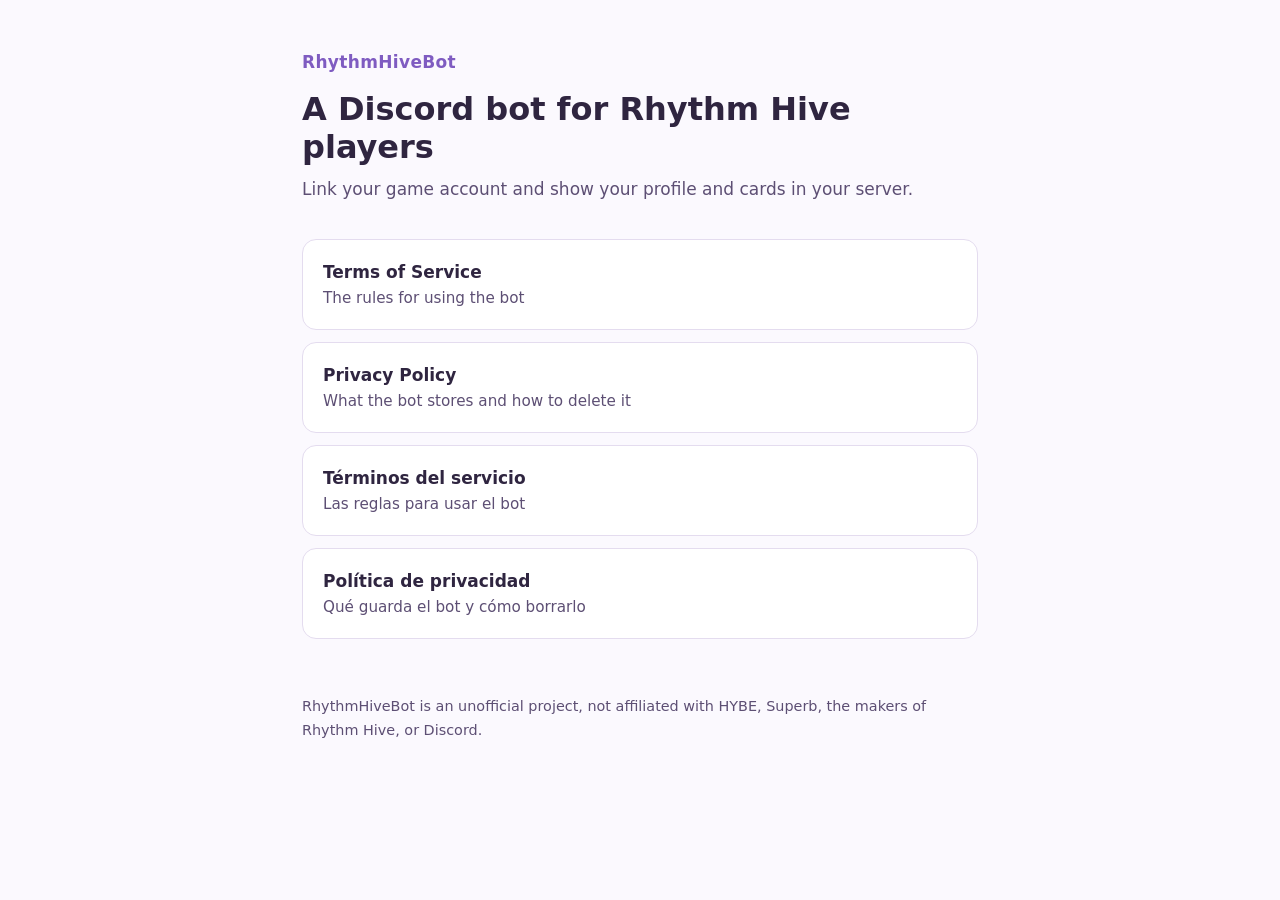
<file: index.html>
<!doctype html>
<html lang="en">
<head>
<meta charset="utf-8">
<meta name="viewport" content="width=device-width, initial-scale=1">
<title>RhythmHiveBot</title>
<meta name="description" content="Terms of Service and Privacy Policy of RhythmHiveBot, a Discord bot for Rhythm Hive players.">
<link rel="stylesheet" href="style.css">
</head>
<body>
<main>
<header>
  <span class="brand">RhythmHiveBot</span>
  <h1>A Discord bot for Rhythm Hive players</h1>
  <p class="meta">Link your game account and show your profile and cards in your server.</p>
</header>

<ul class="cards">
  <li><a href="terms.html">Terms of Service<span>The rules for using the bot</span></a></li>
  <li><a href="privacy.html">Privacy Policy<span>What the bot stores and how to delete it</span></a></li>
  <li><a href="terminos.html">Términos del servicio<span>Las reglas para usar el bot</span></a></li>
  <li><a href="privacidad.html">Política de privacidad<span>Qué guarda el bot y cómo borrarlo</span></a></li>
</ul>

<footer>RhythmHiveBot is an unofficial project, not affiliated with HYBE, Superb, the makers of Rhythm Hive, or Discord.</footer>
</main>
</body>
</html>
</file>
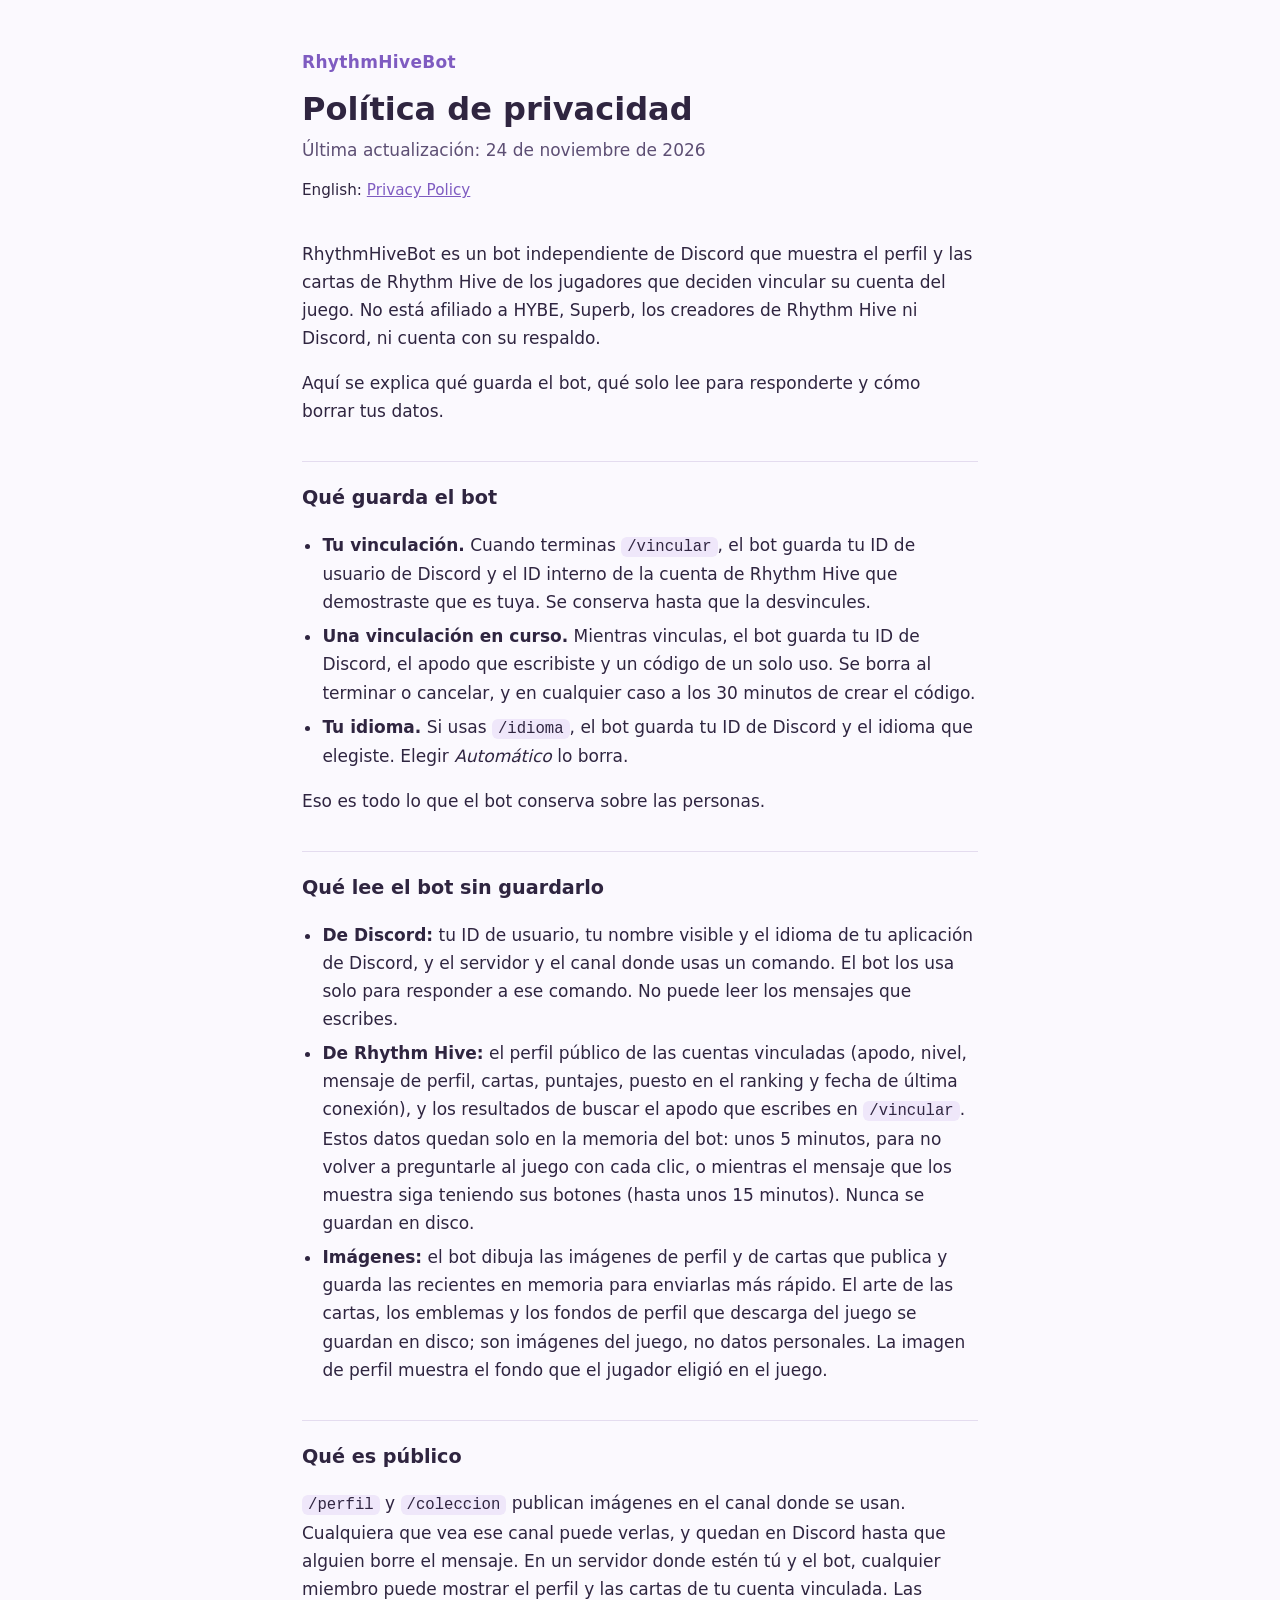
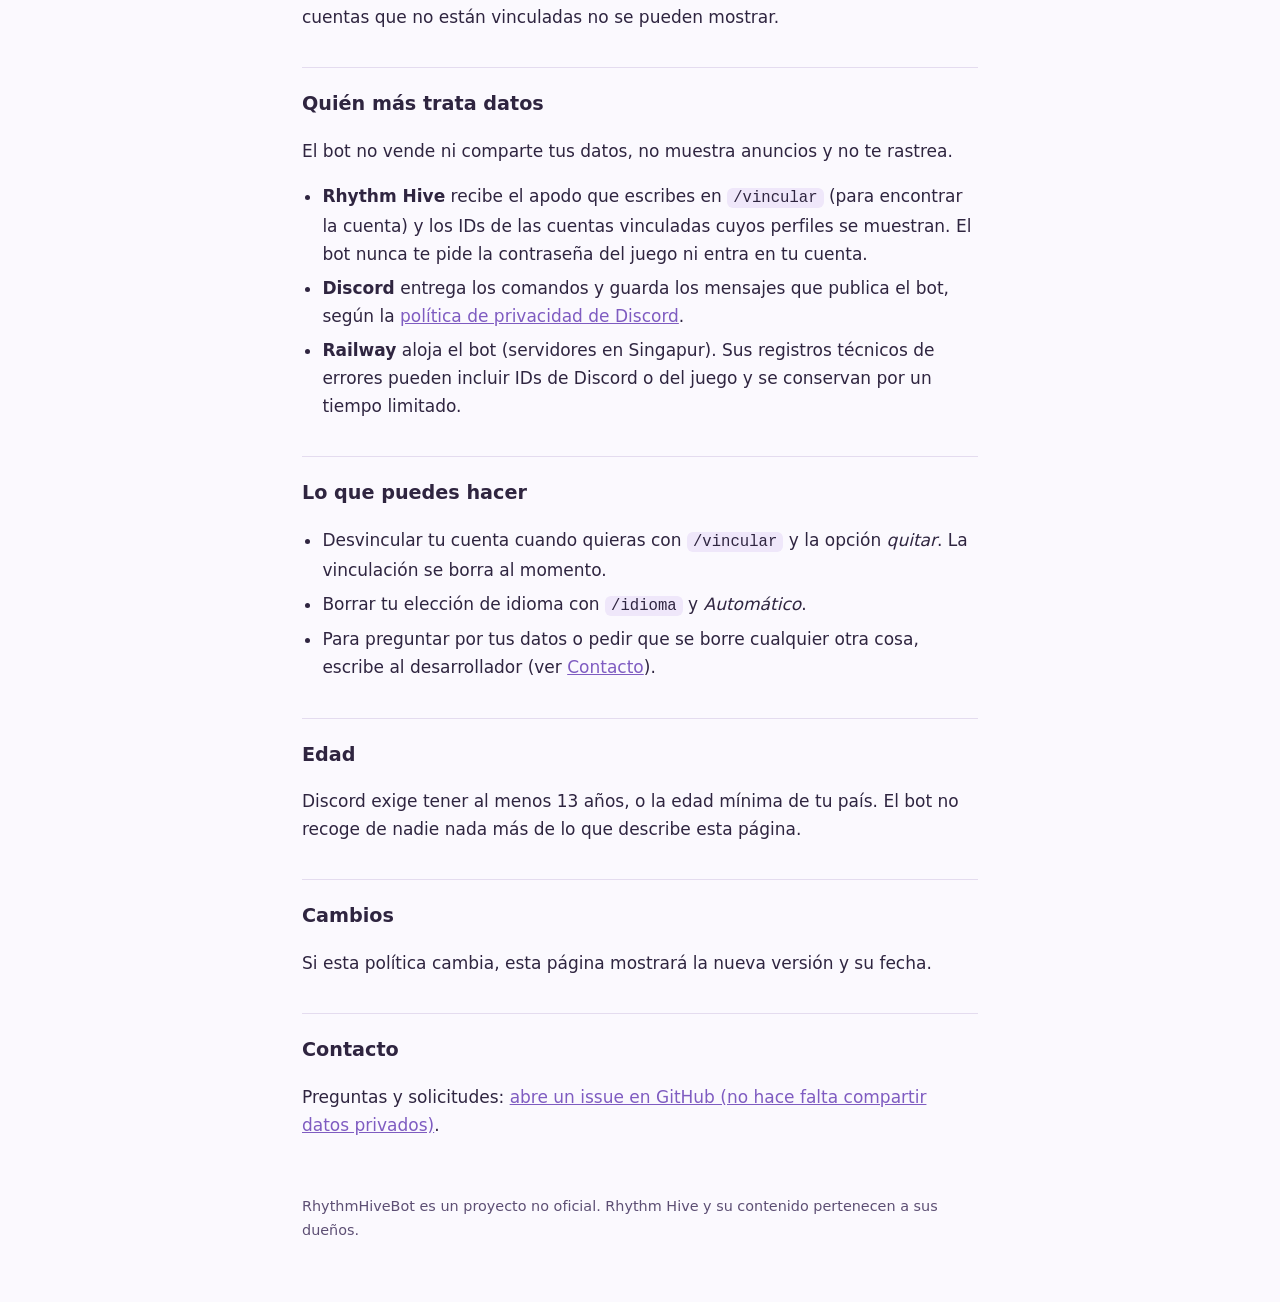
<file: privacidad.html>
<!doctype html>
<html lang="es">
<head>
<meta charset="utf-8">
<meta name="viewport" content="width=device-width, initial-scale=1">
<title>Política de privacidad | RhythmHiveBot</title>
<meta name="description" content="Qué guarda RhythmHiveBot, qué solo lee y cómo borrar tus datos.">
<link rel="stylesheet" href="style.css">
</head>
<body>
<main>
<header>
  <a class="brand" href="./">RhythmHiveBot</a>
  <h1>Política de privacidad</h1>
  <p class="meta">Última actualización: 24 de noviembre de 2026</p>
  <p class="lang">English: <a href="privacy.html">Privacy Policy</a></p>
</header>

<p>RhythmHiveBot es un bot independiente de Discord que muestra el perfil y las cartas de Rhythm Hive de los jugadores que deciden vincular su cuenta del juego. No está afiliado a HYBE, Superb, los creadores de Rhythm Hive ni Discord, ni cuenta con su respaldo.</p>

<p>Aquí se explica qué guarda el bot, qué solo lee para responderte y cómo borrar tus datos.</p>

<h2>Qué guarda el bot</h2>
<ul>
  <li><strong>Tu vinculación.</strong> Cuando terminas <code>/vincular</code>, el bot guarda tu ID de usuario de Discord y el ID interno de la cuenta de Rhythm Hive que demostraste que es tuya. Se conserva hasta que la desvincules.</li>
  <li><strong>Una vinculación en curso.</strong> Mientras vinculas, el bot guarda tu ID de Discord, el apodo que escribiste y un código de un solo uso. Se borra al terminar o cancelar, y en cualquier caso a los 30 minutos de crear el código.</li>
  <li><strong>Tu idioma.</strong> Si usas <code>/idioma</code>, el bot guarda tu ID de Discord y el idioma que elegiste. Elegir <em>Automático</em> lo borra.</li>
</ul>
<p>Eso es todo lo que el bot conserva sobre las personas.</p>

<h2>Qué lee el bot sin guardarlo</h2>
<ul>
  <li><strong>De Discord:</strong> tu ID de usuario, tu nombre visible y el idioma de tu aplicación de Discord, y el servidor y el canal donde usas un comando. El bot los usa solo para responder a ese comando. No puede leer los mensajes que escribes.</li>
  <li><strong>De Rhythm Hive:</strong> el perfil público de las cuentas vinculadas (apodo, nivel, mensaje de perfil, cartas, puntajes, puesto en el ranking y fecha de última conexión), y los resultados de buscar el apodo que escribes en <code>/vincular</code>. Estos datos quedan solo en la memoria del bot: unos 5 minutos, para no volver a preguntarle al juego con cada clic, o mientras el mensaje que los muestra siga teniendo sus botones (hasta unos 15 minutos). Nunca se guardan en disco.</li>
  <li><strong>Imágenes:</strong> el bot dibuja las imágenes de perfil y de cartas que publica y guarda las recientes en memoria para enviarlas más rápido. El arte de las cartas, los emblemas y los fondos de perfil que descarga del juego se guardan en disco; son imágenes del juego, no datos personales. La imagen de perfil muestra el fondo que el jugador eligió en el juego.</li>
</ul>

<h2>Qué es público</h2>
<p><code>/perfil</code> y <code>/coleccion</code> publican imágenes en el canal donde se usan. Cualquiera que vea ese canal puede verlas, y quedan en Discord hasta que alguien borre el mensaje. En un servidor donde estén tú y el bot, cualquier miembro puede mostrar el perfil y las cartas de tu cuenta vinculada. Las cuentas que no están vinculadas no se pueden mostrar.</p>

<h2>Quién más trata datos</h2>
<p>El bot no vende ni comparte tus datos, no muestra anuncios y no te rastrea.</p>
<ul>
  <li><strong>Rhythm Hive</strong> recibe el apodo que escribes en <code>/vincular</code> (para encontrar la cuenta) y los IDs de las cuentas vinculadas cuyos perfiles se muestran. El bot nunca te pide la contraseña del juego ni entra en tu cuenta.</li>
  <li><strong>Discord</strong> entrega los comandos y guarda los mensajes que publica el bot, según la <a href="https://discord.com/privacy">política de privacidad de Discord</a>.</li>
  <li><strong>Railway</strong> aloja el bot (servidores en Singapur). Sus registros técnicos de errores pueden incluir IDs de Discord o del juego y se conservan por un tiempo limitado.</li>
</ul>

<h2>Lo que puedes hacer</h2>
<ul>
  <li>Desvincular tu cuenta cuando quieras con <code>/vincular</code> y la opción <em>quitar</em>. La vinculación se borra al momento.</li>
  <li>Borrar tu elección de idioma con <code>/idioma</code> y <em>Automático</em>.</li>
  <li>Para preguntar por tus datos o pedir que se borre cualquier otra cosa, escribe al desarrollador (ver <a href="#contacto">Contacto</a>).</li>
</ul>

<h2>Edad</h2>
<p>Discord exige tener al menos 13 años, o la edad mínima de tu país. El bot no recoge de nadie nada más de lo que describe esta página.</p>

<h2>Cambios</h2>
<p>Si esta política cambia, esta página mostrará la nueva versión y su fecha.</p>

<h2 id="contacto">Contacto</h2>
<p>Preguntas y solicitudes: <a href="https://github.com/oscirissss/rhythmhivebot-legal/issues">abre un issue en GitHub (no hace falta compartir datos privados)</a>.</p>

<footer>RhythmHiveBot es un proyecto no oficial. Rhythm Hive y su contenido pertenecen a sus dueños.</footer>
</main>
</body>
</html>
</file>
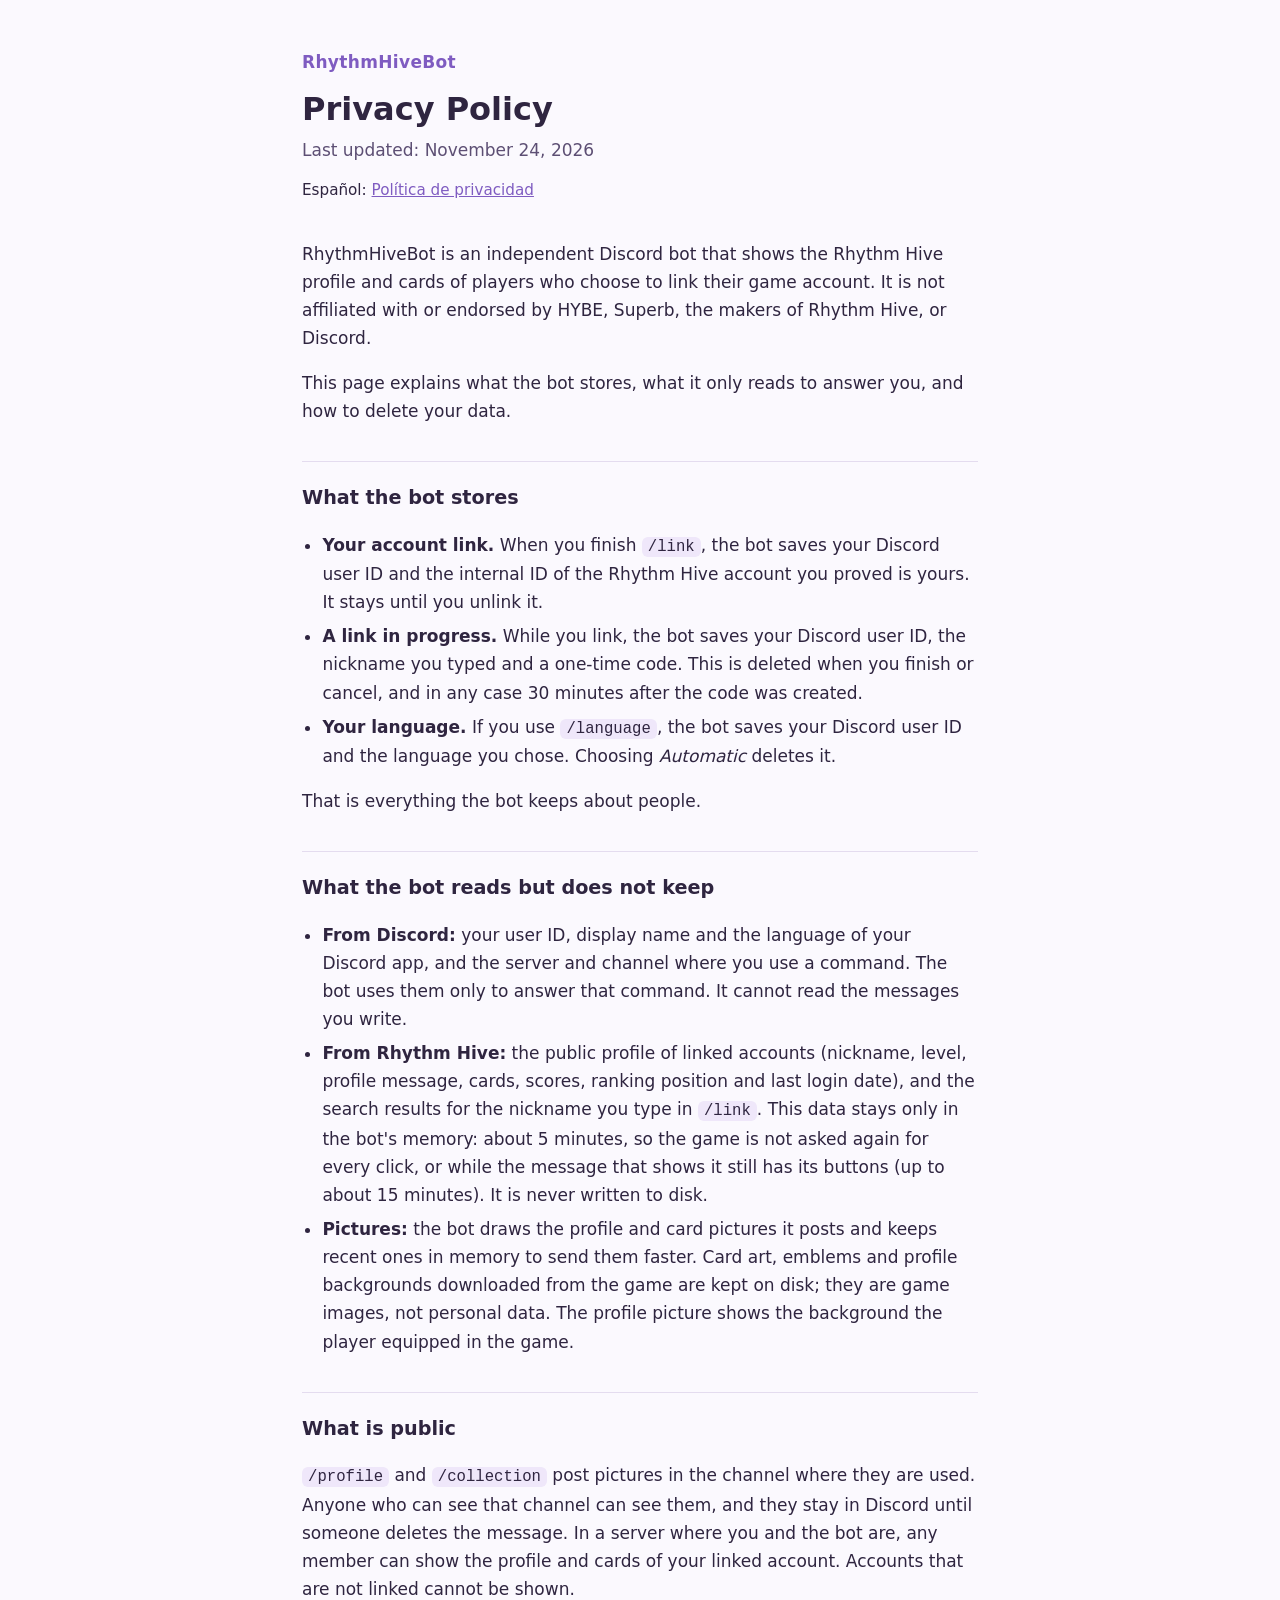
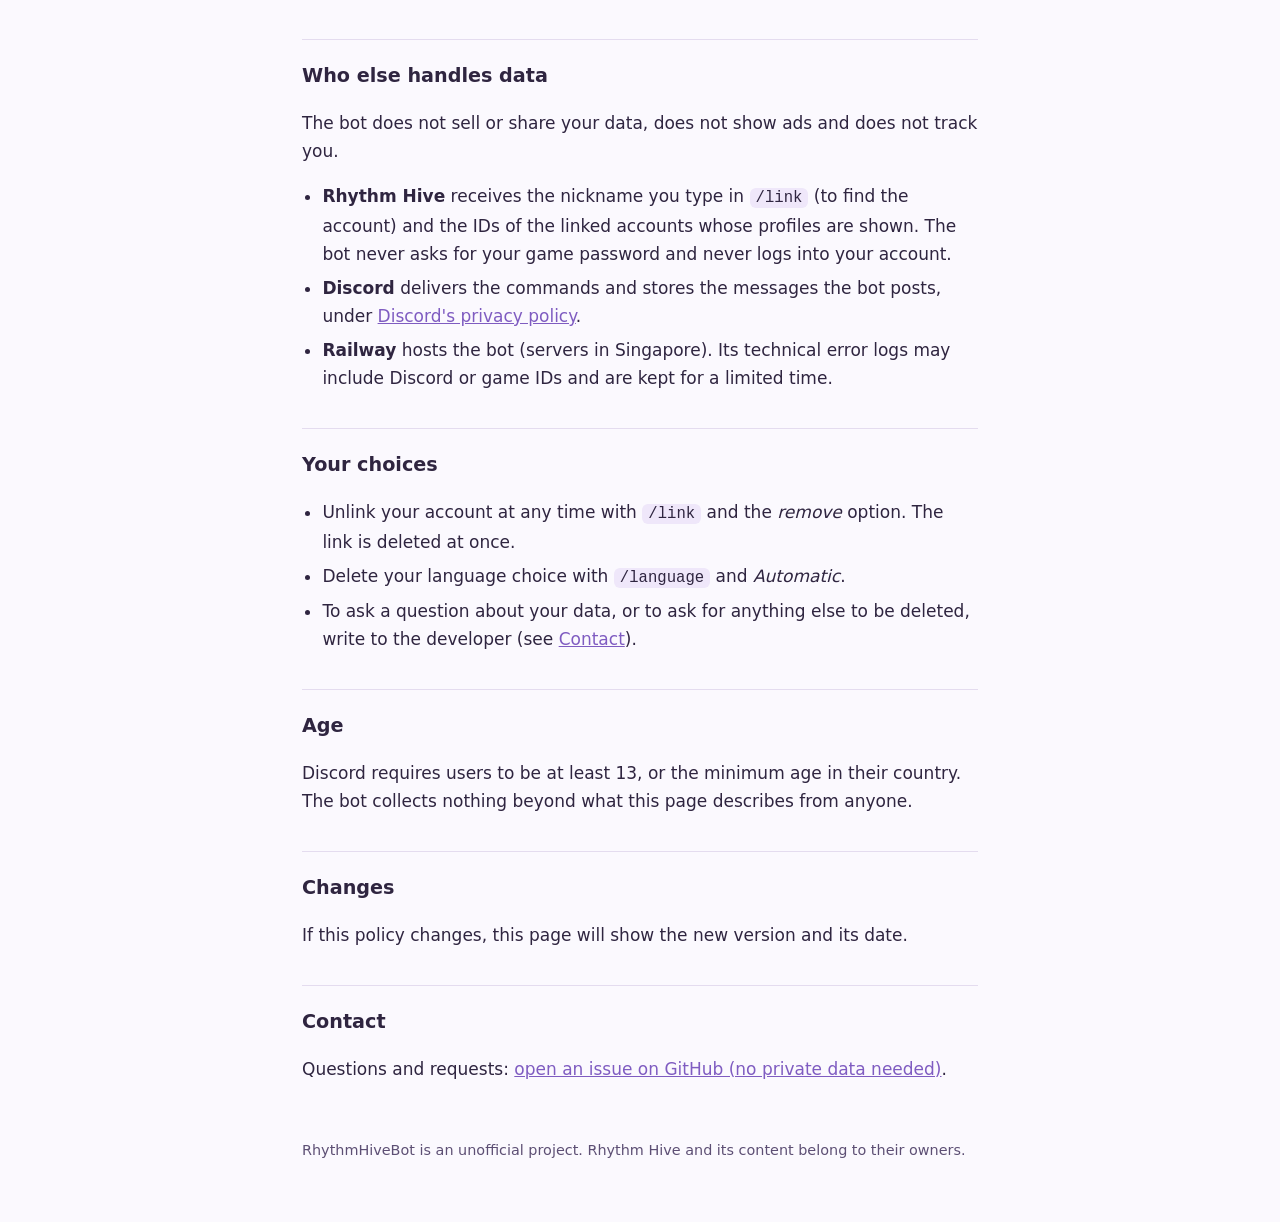
<file: privacy.html>
<!doctype html>
<html lang="en">
<head>
<meta charset="utf-8">
<meta name="viewport" content="width=device-width, initial-scale=1">
<title>Privacy Policy | RhythmHiveBot</title>
<meta name="description" content="What RhythmHiveBot stores, what it only reads, and how to delete your data.">
<link rel="stylesheet" href="style.css">
</head>
<body>
<main>
<header>
  <a class="brand" href="./">RhythmHiveBot</a>
  <h1>Privacy Policy</h1>
  <p class="meta">Last updated: November 24, 2026</p>
  <p class="lang">Español: <a href="privacidad.html">Política de privacidad</a></p>
</header>

<p>RhythmHiveBot is an independent Discord bot that shows the Rhythm Hive profile and cards of players who choose to link their game account. It is not affiliated with or endorsed by HYBE, Superb, the makers of Rhythm Hive, or Discord.</p>

<p>This page explains what the bot stores, what it only reads to answer you, and how to delete your data.</p>

<h2>What the bot stores</h2>
<ul>
  <li><strong>Your account link.</strong> When you finish <code>/link</code>, the bot saves your Discord user ID and the internal ID of the Rhythm Hive account you proved is yours. It stays until you unlink it.</li>
  <li><strong>A link in progress.</strong> While you link, the bot saves your Discord user ID, the nickname you typed and a one-time code. This is deleted when you finish or cancel, and in any case 30 minutes after the code was created.</li>
  <li><strong>Your language.</strong> If you use <code>/language</code>, the bot saves your Discord user ID and the language you chose. Choosing <em>Automatic</em> deletes it.</li>
</ul>
<p>That is everything the bot keeps about people.</p>

<h2>What the bot reads but does not keep</h2>
<ul>
  <li><strong>From Discord:</strong> your user ID, display name and the language of your Discord app, and the server and channel where you use a command. The bot uses them only to answer that command. It cannot read the messages you write.</li>
  <li><strong>From Rhythm Hive:</strong> the public profile of linked accounts (nickname, level, profile message, cards, scores, ranking position and last login date), and the search results for the nickname you type in <code>/link</code>. This data stays only in the bot's memory: about 5 minutes, so the game is not asked again for every click, or while the message that shows it still has its buttons (up to about 15 minutes). It is never written to disk.</li>
  <li><strong>Pictures:</strong> the bot draws the profile and card pictures it posts and keeps recent ones in memory to send them faster. Card art, emblems and profile backgrounds downloaded from the game are kept on disk; they are game images, not personal data. The profile picture shows the background the player equipped in the game.</li>
</ul>

<h2>What is public</h2>
<p><code>/profile</code> and <code>/collection</code> post pictures in the channel where they are used. Anyone who can see that channel can see them, and they stay in Discord until someone deletes the message. In a server where you and the bot are, any member can show the profile and cards of your linked account. Accounts that are not linked cannot be shown.</p>

<h2>Who else handles data</h2>
<p>The bot does not sell or share your data, does not show ads and does not track you.</p>
<ul>
  <li><strong>Rhythm Hive</strong> receives the nickname you type in <code>/link</code> (to find the account) and the IDs of the linked accounts whose profiles are shown. The bot never asks for your game password and never logs into your account.</li>
  <li><strong>Discord</strong> delivers the commands and stores the messages the bot posts, under <a href="https://discord.com/privacy">Discord's privacy policy</a>.</li>
  <li><strong>Railway</strong> hosts the bot (servers in Singapore). Its technical error logs may include Discord or game IDs and are kept for a limited time.</li>
</ul>

<h2>Your choices</h2>
<ul>
  <li>Unlink your account at any time with <code>/link</code> and the <em>remove</em> option. The link is deleted at once.</li>
  <li>Delete your language choice with <code>/language</code> and <em>Automatic</em>.</li>
  <li>To ask a question about your data, or to ask for anything else to be deleted, write to the developer (see <a href="#contact">Contact</a>).</li>
</ul>

<h2>Age</h2>
<p>Discord requires users to be at least 13, or the minimum age in their country. The bot collects nothing beyond what this page describes from anyone.</p>

<h2>Changes</h2>
<p>If this policy changes, this page will show the new version and its date.</p>

<h2 id="contact">Contact</h2>
<p>Questions and requests: <a href="https://github.com/oscirissss/rhythmhivebot-legal/issues">open an issue on GitHub (no private data needed)</a>.</p>

<footer>RhythmHiveBot is an unofficial project. Rhythm Hive and its content belong to their owners.</footer>
</main>
</body>
</html>
</file>
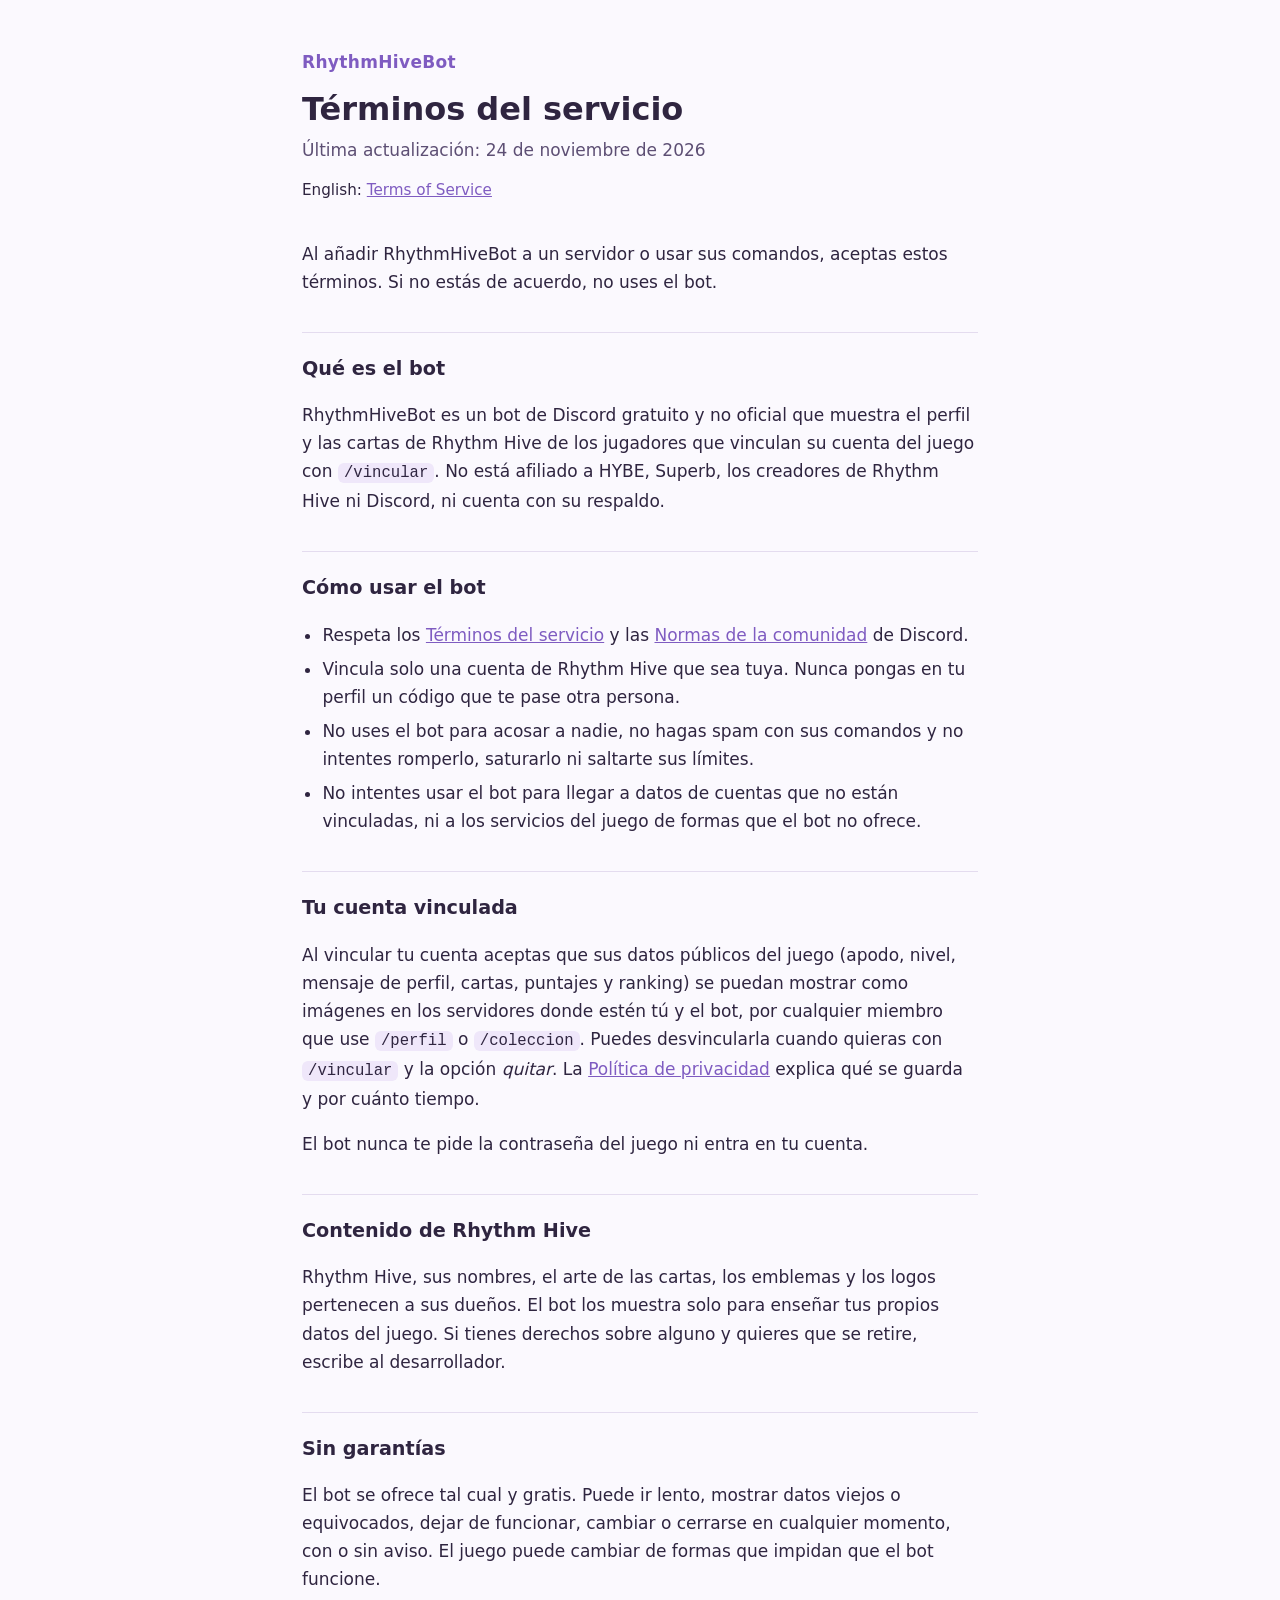
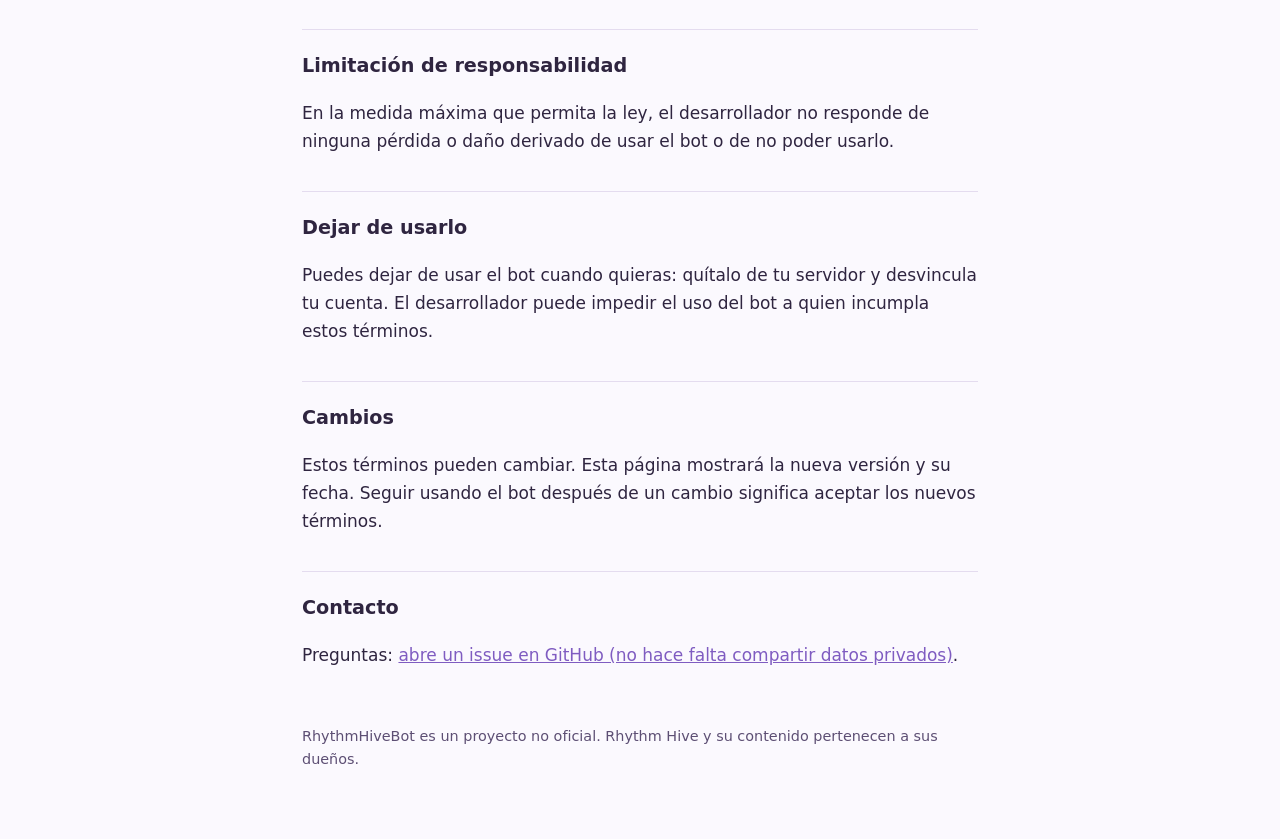
<file: terminos.html>
<!doctype html>
<html lang="es">
<head>
<meta charset="utf-8">
<meta name="viewport" content="width=device-width, initial-scale=1">
<title>Términos del servicio | RhythmHiveBot</title>
<meta name="description" content="Las reglas para usar RhythmHiveBot en Discord.">
<link rel="stylesheet" href="style.css">
</head>
<body>
<main>
<header>
  <a class="brand" href="./">RhythmHiveBot</a>
  <h1>Términos del servicio</h1>
  <p class="meta">Última actualización: 24 de noviembre de 2026</p>
  <p class="lang">English: <a href="terms.html">Terms of Service</a></p>
</header>

<p>Al añadir RhythmHiveBot a un servidor o usar sus comandos, aceptas estos términos. Si no estás de acuerdo, no uses el bot.</p>

<h2>Qué es el bot</h2>
<p>RhythmHiveBot es un bot de Discord gratuito y no oficial que muestra el perfil y las cartas de Rhythm Hive de los jugadores que vinculan su cuenta del juego con <code>/vincular</code>. No está afiliado a HYBE, Superb, los creadores de Rhythm Hive ni Discord, ni cuenta con su respaldo.</p>

<h2>Cómo usar el bot</h2>
<ul>
  <li>Respeta los <a href="https://discord.com/terms">Términos del servicio</a> y las <a href="https://discord.com/guidelines">Normas de la comunidad</a> de Discord.</li>
  <li>Vincula solo una cuenta de Rhythm Hive que sea tuya. Nunca pongas en tu perfil un código que te pase otra persona.</li>
  <li>No uses el bot para acosar a nadie, no hagas spam con sus comandos y no intentes romperlo, saturarlo ni saltarte sus límites.</li>
  <li>No intentes usar el bot para llegar a datos de cuentas que no están vinculadas, ni a los servicios del juego de formas que el bot no ofrece.</li>
</ul>

<h2>Tu cuenta vinculada</h2>
<p>Al vincular tu cuenta aceptas que sus datos públicos del juego (apodo, nivel, mensaje de perfil, cartas, puntajes y ranking) se puedan mostrar como imágenes en los servidores donde estén tú y el bot, por cualquier miembro que use <code>/perfil</code> o <code>/coleccion</code>. Puedes desvincularla cuando quieras con <code>/vincular</code> y la opción <em>quitar</em>. La <a href="privacidad.html">Política de privacidad</a> explica qué se guarda y por cuánto tiempo.</p>
<p>El bot nunca te pide la contraseña del juego ni entra en tu cuenta.</p>

<h2>Contenido de Rhythm Hive</h2>
<p>Rhythm Hive, sus nombres, el arte de las cartas, los emblemas y los logos pertenecen a sus dueños. El bot los muestra solo para enseñar tus propios datos del juego. Si tienes derechos sobre alguno y quieres que se retire, escribe al desarrollador.</p>

<h2>Sin garantías</h2>
<p>El bot se ofrece tal cual y gratis. Puede ir lento, mostrar datos viejos o equivocados, dejar de funcionar, cambiar o cerrarse en cualquier momento, con o sin aviso. El juego puede cambiar de formas que impidan que el bot funcione.</p>

<h2>Limitación de responsabilidad</h2>
<p>En la medida máxima que permita la ley, el desarrollador no responde de ninguna pérdida o daño derivado de usar el bot o de no poder usarlo.</p>

<h2>Dejar de usarlo</h2>
<p>Puedes dejar de usar el bot cuando quieras: quítalo de tu servidor y desvincula tu cuenta. El desarrollador puede impedir el uso del bot a quien incumpla estos términos.</p>

<h2>Cambios</h2>
<p>Estos términos pueden cambiar. Esta página mostrará la nueva versión y su fecha. Seguir usando el bot después de un cambio significa aceptar los nuevos términos.</p>

<h2>Contacto</h2>
<p>Preguntas: <a href="https://github.com/oscirissss/rhythmhivebot-legal/issues">abre un issue en GitHub (no hace falta compartir datos privados)</a>.</p>

<footer>RhythmHiveBot es un proyecto no oficial. Rhythm Hive y su contenido pertenecen a sus dueños.</footer>
</main>
</body>
</html>
</file>
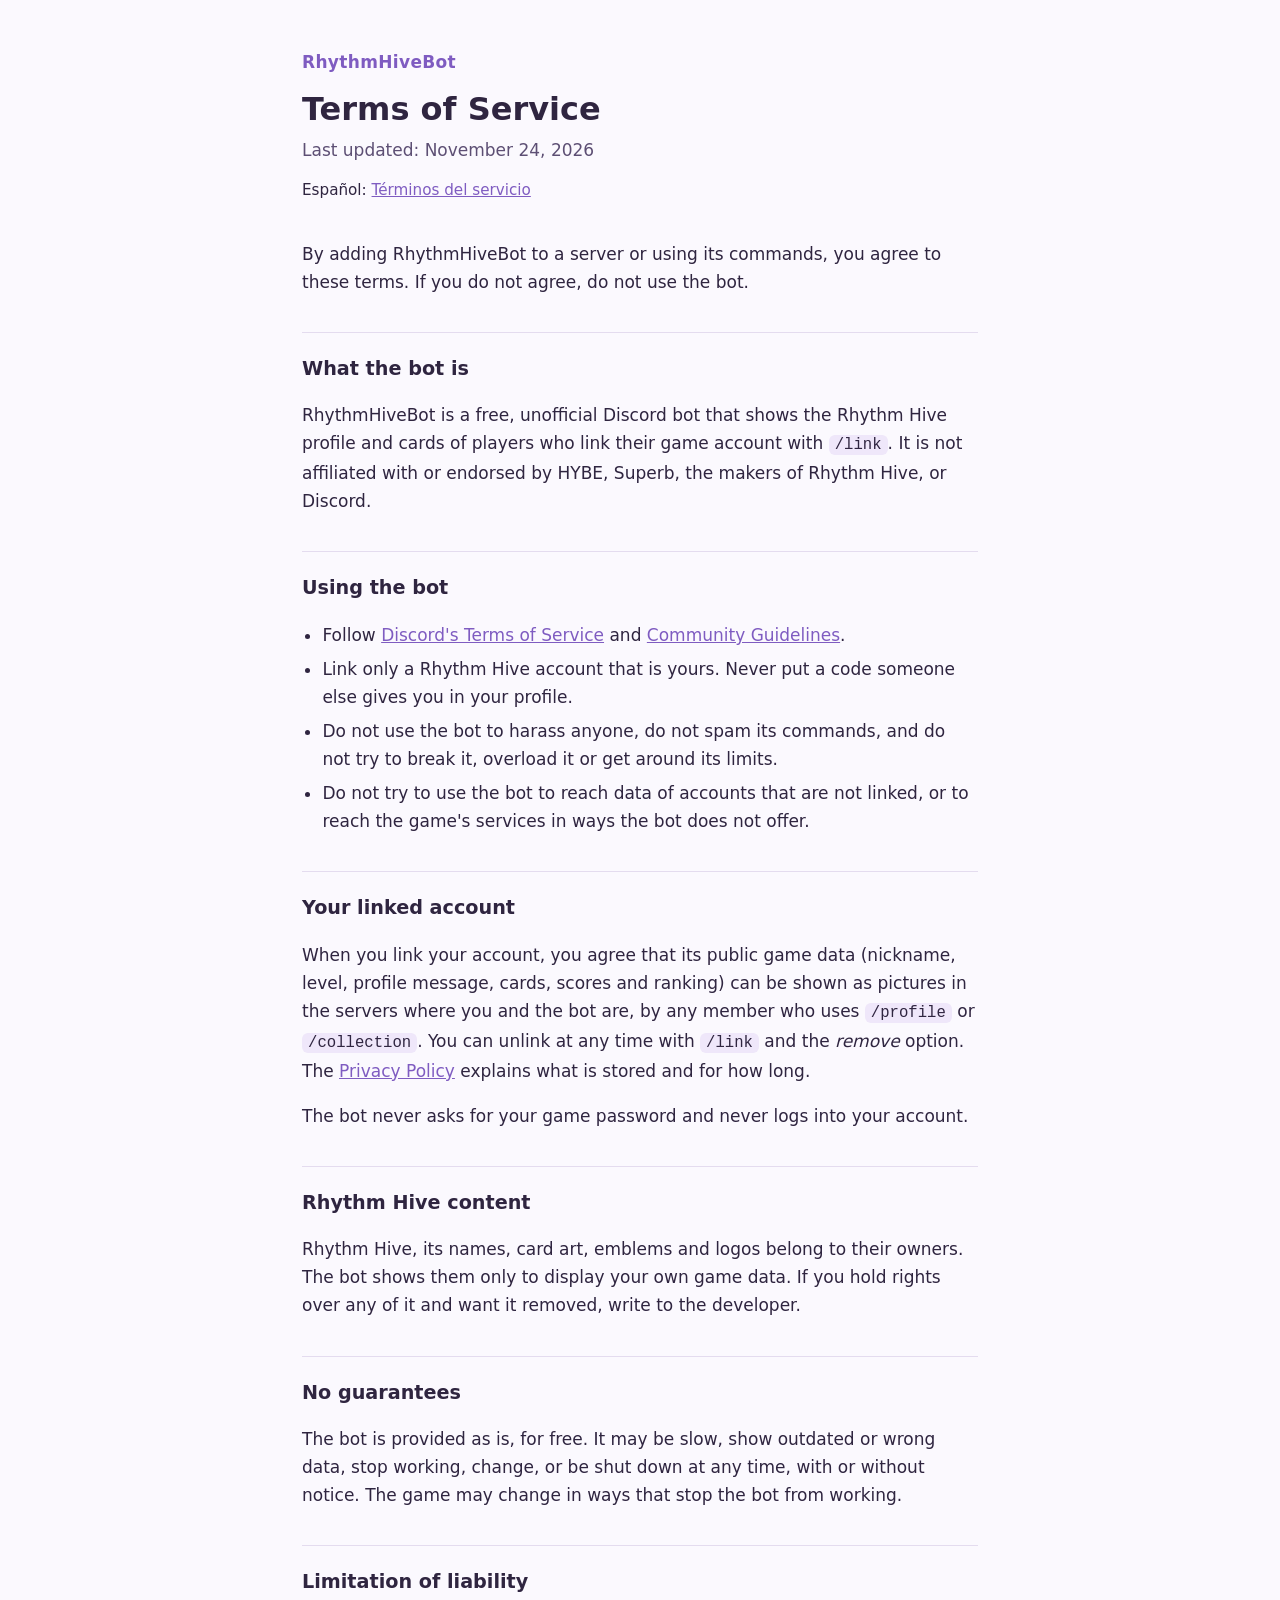
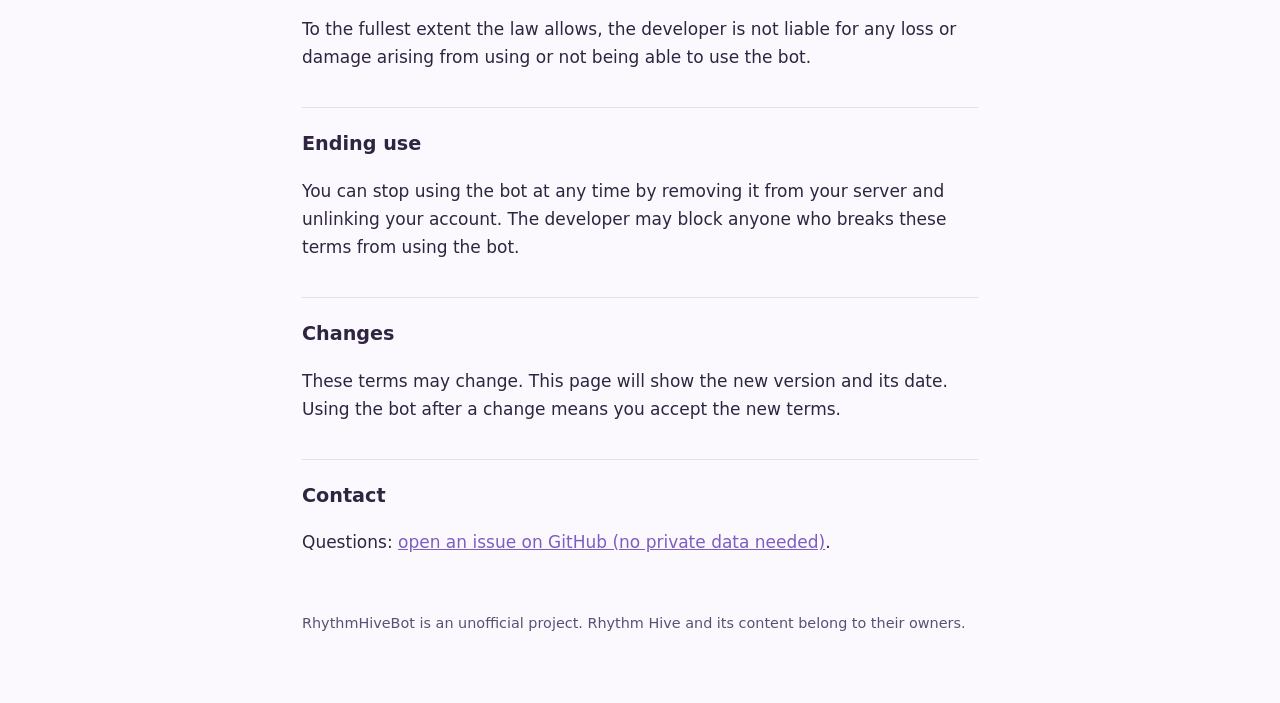
<file: terms.html>
<!doctype html>
<html lang="en">
<head>
<meta charset="utf-8">
<meta name="viewport" content="width=device-width, initial-scale=1">
<title>Terms of Service | RhythmHiveBot</title>
<meta name="description" content="The rules for using RhythmHiveBot on Discord.">
<link rel="stylesheet" href="style.css">
</head>
<body>
<main>
<header>
  <a class="brand" href="./">RhythmHiveBot</a>
  <h1>Terms of Service</h1>
  <p class="meta">Last updated: November 24, 2026</p>
  <p class="lang">Español: <a href="terminos.html">Términos del servicio</a></p>
</header>

<p>By adding RhythmHiveBot to a server or using its commands, you agree to these terms. If you do not agree, do not use the bot.</p>

<h2>What the bot is</h2>
<p>RhythmHiveBot is a free, unofficial Discord bot that shows the Rhythm Hive profile and cards of players who link their game account with <code>/link</code>. It is not affiliated with or endorsed by HYBE, Superb, the makers of Rhythm Hive, or Discord.</p>

<h2>Using the bot</h2>
<ul>
  <li>Follow <a href="https://discord.com/terms">Discord's Terms of Service</a> and <a href="https://discord.com/guidelines">Community Guidelines</a>.</li>
  <li>Link only a Rhythm Hive account that is yours. Never put a code someone else gives you in your profile.</li>
  <li>Do not use the bot to harass anyone, do not spam its commands, and do not try to break it, overload it or get around its limits.</li>
  <li>Do not try to use the bot to reach data of accounts that are not linked, or to reach the game's services in ways the bot does not offer.</li>
</ul>

<h2>Your linked account</h2>
<p>When you link your account, you agree that its public game data (nickname, level, profile message, cards, scores and ranking) can be shown as pictures in the servers where you and the bot are, by any member who uses <code>/profile</code> or <code>/collection</code>. You can unlink at any time with <code>/link</code> and the <em>remove</em> option. The <a href="privacy.html">Privacy Policy</a> explains what is stored and for how long.</p>
<p>The bot never asks for your game password and never logs into your account.</p>

<h2>Rhythm Hive content</h2>
<p>Rhythm Hive, its names, card art, emblems and logos belong to their owners. The bot shows them only to display your own game data. If you hold rights over any of it and want it removed, write to the developer.</p>

<h2>No guarantees</h2>
<p>The bot is provided as is, for free. It may be slow, show outdated or wrong data, stop working, change, or be shut down at any time, with or without notice. The game may change in ways that stop the bot from working.</p>

<h2>Limitation of liability</h2>
<p>To the fullest extent the law allows, the developer is not liable for any loss or damage arising from using or not being able to use the bot.</p>

<h2>Ending use</h2>
<p>You can stop using the bot at any time by removing it from your server and unlinking your account. The developer may block anyone who breaks these terms from using the bot.</p>

<h2>Changes</h2>
<p>These terms may change. This page will show the new version and its date. Using the bot after a change means you accept the new terms.</p>

<h2>Contact</h2>
<p>Questions: <a href="https://github.com/oscirissss/rhythmhivebot-legal/issues">open an issue on GitHub (no private data needed)</a>.</p>

<footer>RhythmHiveBot is an unofficial project. Rhythm Hive and its content belong to their owners.</footer>
</main>
</body>
</html>
</file>
<file: style.css>
:root {
  --ink: #2f2540;
  --soft: #5d4f74;
  --accent: #7f5cc1;
  --accent-soft: #efe7fa;
  --line: #e4dcef;
  --page: #fbf9fe;
}

* { box-sizing: border-box; }

html { -webkit-text-size-adjust: 100%; }

body {
  margin: 0;
  background: var(--page);
  color: var(--ink);
  font: 17px/1.65 system-ui, -apple-system, "Segoe UI", Roboto, "Helvetica Neue", Arial, sans-serif;
}

main {
  max-width: 720px;
  margin: 0 auto;
  padding: 48px 22px 72px;
}

header { margin-bottom: 36px; }

.brand {
  display: inline-block;
  font-weight: 700;
  letter-spacing: .02em;
  color: var(--accent);
  text-decoration: none;
  margin-bottom: 14px;
}

h1 {
  font-size: 2rem;
  line-height: 1.2;
  margin: 0 0 8px;
}

.meta { color: var(--soft); margin: 0; }

.lang { margin-top: 14px; font-size: .95rem; }
.lang a { color: var(--accent); }

h2 {
  font-size: 1.2rem;
  margin: 36px 0 8px;
  padding-top: 20px;
  border-top: 1px solid var(--line);
}

p, li { color: var(--ink); }
ul { padding-left: 1.2em; }
li { margin: 6px 0; }

a { color: var(--accent); }

code {
  background: var(--accent-soft);
  border-radius: 6px;
  padding: 1px 6px;
  font-size: .92em;
}

.note {
  background: var(--accent-soft);
  border-radius: 12px;
  padding: 14px 18px;
  margin: 18px 0;
}

.cards { list-style: none; padding: 0; margin: 28px 0 0; }
.cards li { margin: 0 0 12px; }
.cards a {
  display: block;
  padding: 18px 20px;
  border: 1px solid var(--line);
  border-radius: 14px;
  background: #fff;
  text-decoration: none;
  color: var(--ink);
  font-weight: 600;
}
.cards a span { display: block; font-weight: 400; color: var(--soft); font-size: .95rem; }
.cards a:hover { border-color: var(--accent); }

footer {
  margin-top: 56px;
  color: var(--soft);
  font-size: .9rem;
}
</file>
